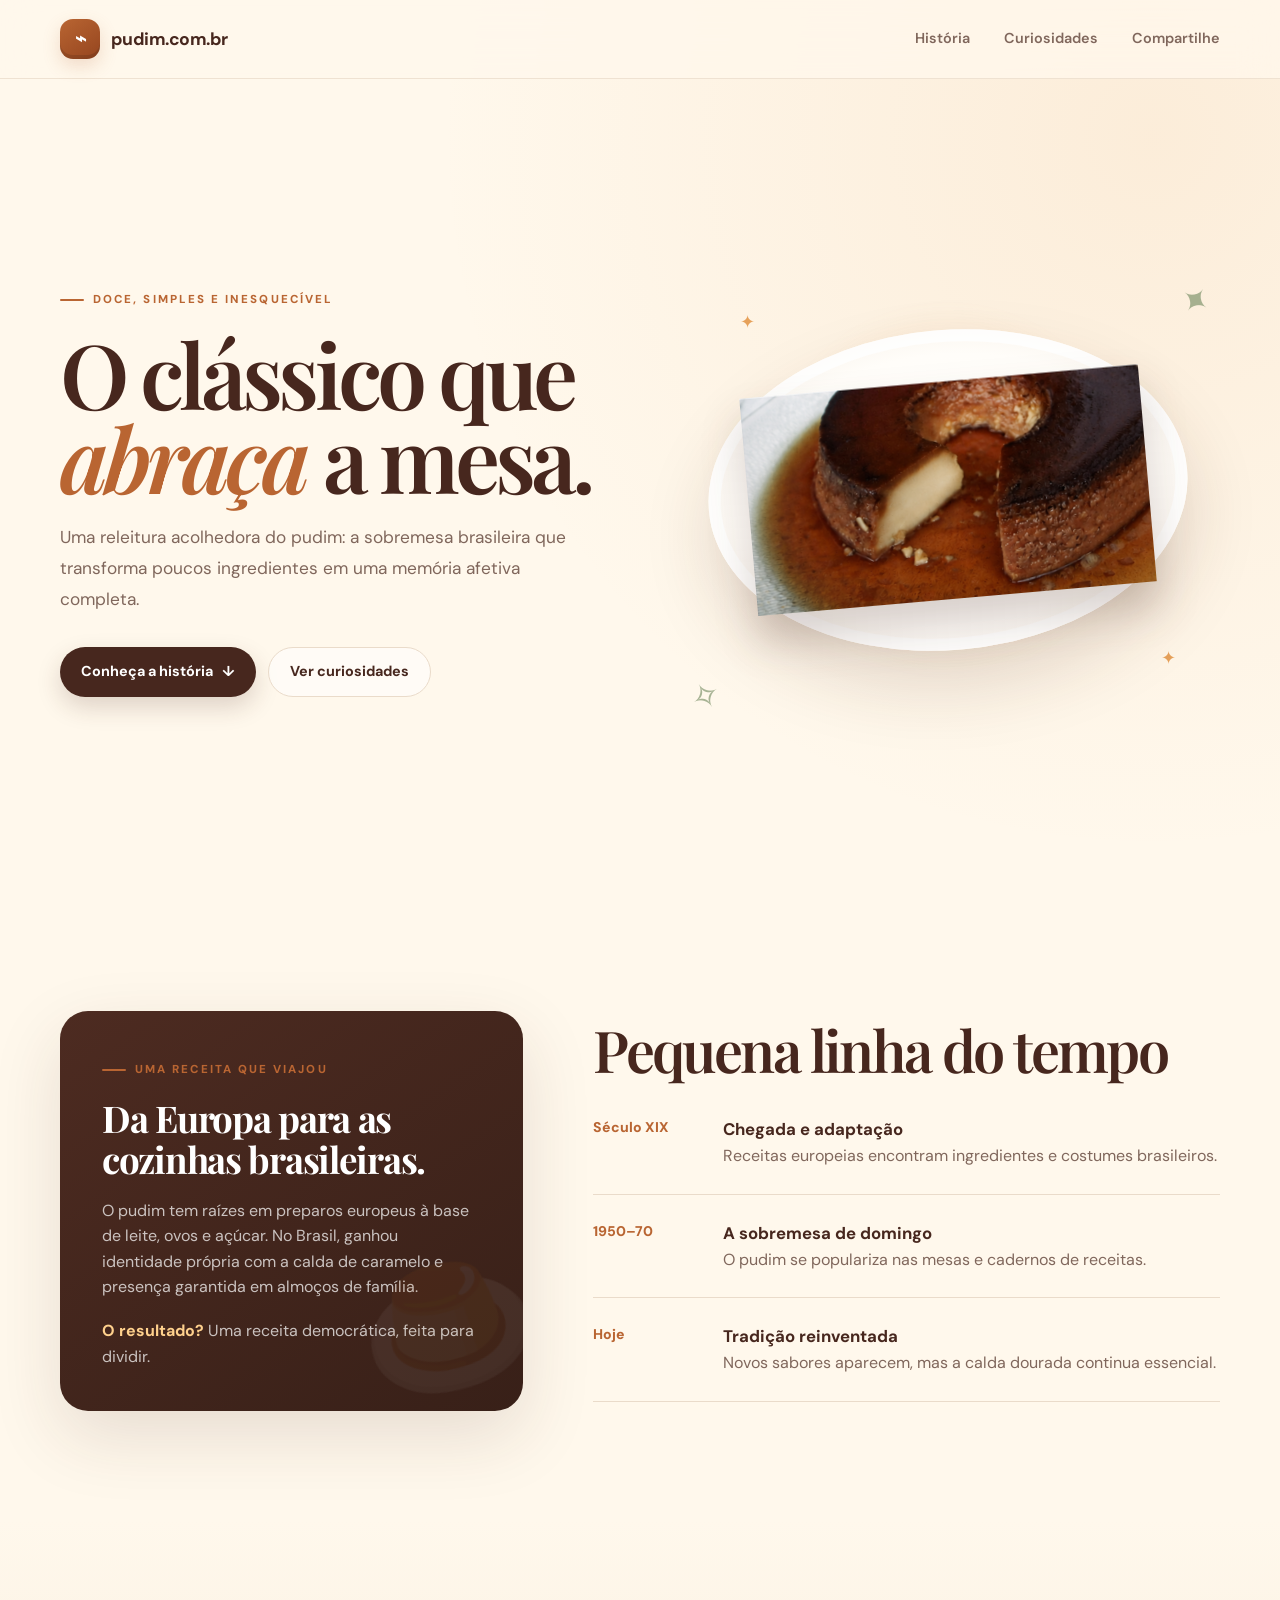
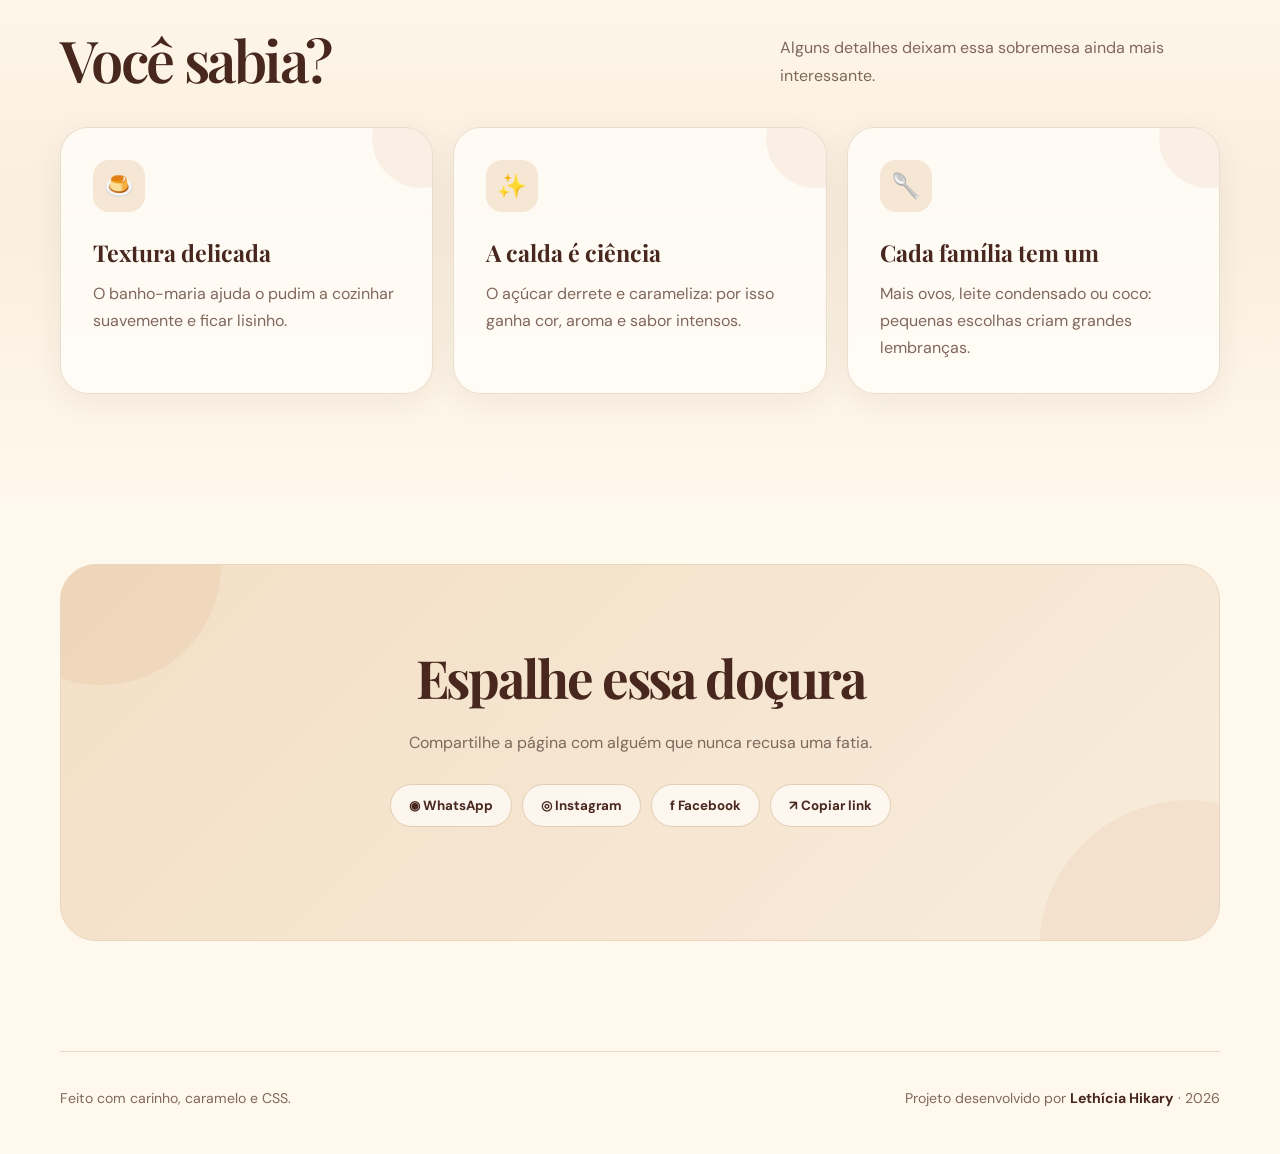
<file: index.html>
<!DOCTYPE html>
<html lang="pt-BR">
<head>
  <meta charset="UTF-8">
  <meta name="viewport" content="width=device-width, initial-scale=1.0">
  <meta name="description" content="Pudim: um clássico brasileiro apresentado de forma moderna, elegante e acolhedora.">
  <title>Pudim — O clássico brasileiro</title>

  <link rel="preconnect" href="https://fonts.googleapis.com">
  <link rel="preconnect" href="https://fonts.gstatic.com" crossorigin>
  <link href="https://fonts.googleapis.com/css2?family=DM+Sans:wght@400;500;600;700&family=Playfair+Display:wght@500;600;700&display=swap" rel="stylesheet">

  <link rel="stylesheet" href="style.css">
</head>

<body>

  <header>
    <nav class="nav container">
      <a href="#inicio" class="brand">
        <span class="brand-mark">⌁</span>
        pudim.com.br
      </a>

      <div class="links">
        <a href="#historia">História</a>
        <a href="#curiosidades">Curiosidades</a>
        <a href="#compartilhe">Compartilhe</a>
      </div>
    </nav>
  </header>

  <main id="inicio">

    <section class="hero container">

      <div class="hero-content">

        <div class="eyebrow">
          Doce, simples e inesquecível
        </div>

        <h1>
          O clássico que
          <span>abraça</span>
          a mesa.
        </h1>

        <p class="hero-description">
          Uma releitura acolhedora do pudim:
          a sobremesa brasileira que transforma
          poucos ingredientes em uma memória
          afetiva completa.
        </p>

        <div class="actions">
          <a href="#historia" class="btn primary">
            Conheça a história
            <span>↓</span>
          </a>

          <a href="#curiosidades" class="btn secondary">
            Ver curiosidades
          </a>
        </div>

      </div>

      <div class="dessert-stage">

        <div class="dessert-glow"></div>

        <span class="leaf one">✦</span>
        <span class="leaf two">✧</span>

        <span class="sparkle one">✦</span>
        <span class="sparkle two">✦</span>

        <div class="plate">
          <img src="./pudim.png"
            alt=""
            class="pudim-img"
          >
        </div>

      </div>

    </section>

    <section id="historia">

      <div class="container story">

        <div class="story-box">

          <div class="eyebrow">
            Uma receita que viajou
          </div>

          <h2>
            Da Europa para
            as cozinhas brasileiras.
          </h2>

          <p>
            O pudim tem raízes em preparos
            europeus à base de leite, ovos e açúcar.
            No Brasil, ganhou identidade própria
            com a calda de caramelo e presença
            garantida em almoços de família.
          </p>

          <p>
            <b>O resultado?</b>
            Uma receita democrática,
            feita para dividir.
          </p>

        </div>

        <div>

          <div class="section-head">
            <h2>Pequena linha do tempo</h2>
          </div>

          <div class="timeline">

            <div class="timeline-item">
              <div class="year">Século XIX</div>

              <div>
                <b>Chegada e adaptação</b>
                <br>
                <span>
                  Receitas europeias encontram
                  ingredientes e costumes brasileiros.
                </span>
              </div>
            </div>

            <div class="timeline-item">
              <div class="year">1950–70</div>

              <div>
                <b>A sobremesa de domingo</b>
                <br>
                <span>
                  O pudim se populariza nas mesas
                  e cadernos de receitas.
                </span>
              </div>
            </div>

            <div class="timeline-item">
              <div class="year">Hoje</div>

              <div>
                <b>Tradição reinventada</b>
                <br>
                <span>
                  Novos sabores aparecem, mas
                  a calda dourada continua essencial.
                </span>
              </div>
            </div>

          </div>

        </div>

      </div>

    </section>

    <section id="curiosidades">

      <div class="container">

        <div class="section-head">

          <h2>Você sabia?</h2>

          <p>
            Alguns detalhes deixam essa sobremesa
            ainda mais interessante.
          </p>

        </div>

        <div class="cards">

          <article class="card">

            <div class="icon">🍮</div>

            <h3>Textura delicada</h3>

            <p>
              O banho-maria ajuda o pudim a
              cozinhar suavemente e ficar lisinho.
            </p>

          </article>

          <article class="card">

            <div class="icon">✨</div>

            <h3>A calda é ciência</h3>

            <p>
              O açúcar derrete e carameliza:
              por isso ganha cor, aroma
              e sabor intensos.
            </p>

          </article>

          <article class="card">

            <div class="icon">🥄</div>

            <h3>Cada família tem um</h3>

            <p>
              Mais ovos, leite condensado
              ou coco: pequenas escolhas criam
              grandes lembranças.
            </p>

          </article>

        </div>

      </div>

    </section>

    <section id="compartilhe" class="share-section container">

      <div class="share">

        <div class="share-content">

          <h2>Espalhe essa doçura</h2>

          <p>
            Compartilhe a página com alguém
            que nunca recusa uma fatia.
          </p>

          <div class="socials">

            <button onclick="share('WhatsApp')">
              ◉ WhatsApp
            </button>

            <button onclick="share('Instagram')">
              ◎ Instagram
            </button>

            <button onclick="share('Facebook')">
              f Facebook
            </button>

            <button onclick="copyLink()">
              ↗ Copiar link
            </button>

          </div>

          <small id="feedback" aria-live="polite"></small>

        </div>

      </div>

    </section>

  </main>

  <footer class="container">

    <span>
      Feito com carinho, caramelo e CSS.
    </span>

    <span>
      Projeto desenvolvido por
      <strong>Lethícia Hikary</strong>
      · 2026
    </span>

  </footer>

  <script>
    function share(rede) {
      const feedback = document.querySelector("#feedback");
      feedback.textContent = "Obrigado por compartilhar no " + rede + "!";
    }

    function copyLink() {
      const feedback = document.querySelector("#feedback");

      if (navigator.clipboard) {
        navigator.clipboard.writeText(window.location.href);
        feedback.textContent = "Link copiado para a área de transferência!";
      } else {
        feedback.textContent = "Copie o endereço desta página para compartilhar.";
      }
    }
  </script>

</body>
</html>
</file>
<file: style.css>
:root {
  --cream: #fff8ec;
  --paper: #fffdf8;
  --paper-dark: #f8eee0;
  --brown: #47271e;
  --brown-light: #68453a;
  --caramel: #b96532;
  --caramel-dark: #95451f;
  --gold: #e6a15a;
  --muted: #80675c;
  --line: #eadbca;
  --white: #ffffff;
  --shadow-sm: 0 8px 30px rgba(71, 39, 30, 0.07);
  --shadow: 0 25px 70px rgba(71, 39, 30, 0.13);
  --radius: 28px;
}

* {
  margin: 0;
  padding: 0;
  box-sizing: border-box;
}

html {
  scroll-behavior: smooth;
}

body {
  background:
    radial-gradient(
      circle at 90% 5%,
      rgba(230, 161, 90, 0.13),
      transparent 25%
    ),
    var(--cream);

  color: var(--brown);
  font-family: "DM Sans", sans-serif;
  line-height: 1.6;
  overflow-x: hidden;
}

a {
  color: inherit;
  text-decoration: none;
}

button {
  font-family: inherit;
}

img {
  max-width: 100%;
  display: block;
}

.container {
  width: min(1160px, calc(100% - 48px));
  margin: auto;
}

header {
  position: sticky;
  top: 0;
  z-index: 100;
  background: rgba(255, 248, 236, 0.78);
  backdrop-filter: blur(18px);
  -webkit-backdrop-filter: blur(18px);
  border-bottom: 1px solid rgba(234, 219, 202, 0.75);
}

.nav {
  height: 78px;
  display: flex;
  align-items: center;
  justify-content: space-between;
}

.brand {
  display: flex;
  align-items: center;
  gap: 11px;
  font-weight: 700;
  font-size: 1.1rem;
  letter-spacing: -0.03em;
}

.brand-mark {
  width: 40px;
  height: 40px;
  display: grid;
  place-items: center;
  border-radius: 13px;
  background: linear-gradient(145deg, var(--caramel), var(--caramel-dark));
  color: white;
  font-size: 1.2rem;
  box-shadow:
    inset 0 -4px 0 rgba(0, 0, 0, 0.12),
    0 7px 18px rgba(185, 101, 50, 0.2);
}

.links {
  display: flex;
  align-items: center;
  gap: 34px;
  color: var(--muted);
  font-size: 0.9rem;
  font-weight: 600;
}

.links a {
  position: relative;
  transition: 0.25s ease;
}

.links a::after {
  content: "";
  position: absolute;
  left: 0;
  bottom: -7px;
  width: 0;
  height: 2px;
  border-radius: 10px;
  background: var(--caramel);
  transition: 0.25s ease;
}

.links a:hover {
  color: var(--caramel);
}

.links a:hover::after {
  width: 100%;
}

.hero {
  min-height: calc(100vh - 78px);
  display: grid;
  grid-template-columns: 1fr 1fr;
  align-items: center;
  gap: 70px;
  padding: 80px 0;
}

.eyebrow {
  display: inline-flex;
  align-items: center;
  gap: 9px;
  color: var(--caramel);
  font-size: 0.72rem;
  font-weight: 800;
  text-transform: uppercase;
  letter-spacing: 0.18em;
}

.eyebrow::before {
  content: "";
  width: 24px;
  height: 2px;
  border-radius: 20px;
  background: var(--caramel);
}

.hero h1 {
  margin: 22px 0;
  max-width: 700px;
  font-family: "Playfair Display", serif;
  font-size: clamp(3.4rem, 7vw, 6.4rem);
  line-height: 0.94;
  letter-spacing: -0.055em;
  font-weight: 600;
}

.hero h1 span {
  color: var(--caramel);
  font-style: italic;
}

.hero-description {
  max-width: 540px;
  color: var(--muted);
  font-size: 1.08rem;
  line-height: 1.8;
}

.actions {
  display: flex;
  gap: 12px;
  flex-wrap: wrap;
  margin-top: 32px;
}

.btn {
  min-height: 50px;
  display: inline-flex;
  align-items: center;
  justify-content: center;
  gap: 9px;
  padding: 0 21px;
  border-radius: 999px;
  font-size: 0.9rem;
  font-weight: 700;
  transition:
    transform 0.25s ease,
    box-shadow 0.25s ease,
    background 0.25s ease;
}

.btn:hover {
  transform: translateY(-3px);
}

.primary {
  background: var(--brown);
  color: white;
  box-shadow: 0 10px 25px rgba(71, 39, 30, 0.18);
}

.primary:hover {
  background: #351c15;
  box-shadow: 0 14px 32px rgba(71, 39, 30, 0.24);
}

.secondary {
  background: rgba(255, 255, 255, 0.55);
  border: 1px solid var(--line);
  color: var(--brown);
}

.secondary:hover {
  background: white;
}

.dessert-stage {
  min-height: 520px;
  display: grid;
  place-items: center;
  position: relative;
}

.dessert-glow {
  position: absolute;
  width: 390px;
  height: 390px;
  border-radius: 50%;
  background: radial-gradient(
    circle,
    rgba(230, 161, 90, 0.25),
    transparent 68%
  );
  filter: blur(5px);
}

.plate {
  position: relative;
  width: min(480px, 100%);
  aspect-ratio: 1.5;
  display: grid;
  place-items: center;
  border-radius: 50%;
  background: radial-gradient(
    ellipse at center,
    #ffffff 0%,
    #fffdf9 60%,
    #f1e8dc 100%
  );
  box-shadow:
    0 35px 70px rgba(71, 39, 30, 0.15),
    inset 0 0 0 12px rgba(255, 255, 255, 0.8);
  transform: rotate(-5deg);
  animation: floating 5s ease-in-out infinite;
}

.pudim-img {
  width: 90%;
  max-width: 400px;
  height: auto;
  object-fit: contain;
  filter: drop-shadow(
    0 25px 20px rgba(71, 39, 30, 0.22)
  );
  transition: transform 0.4s ease;
}

.plate:hover .pudim-img {
  transform: translateY(-10px) scale(1.03);
}

.leaf {
  position: absolute;
  color: #82966f;
  font-size: 2.2rem;
  opacity: 0.7;
}

.leaf.one {
  top: 8%;
  right: 2%;
  transform: rotate(35deg);
}

.leaf.two {
  bottom: 5%;
  left: 3%;
  transform: rotate(-30deg);
}

.sparkle {
  position: absolute;
  color: var(--gold);
  font-size: 1.1rem;
}

.sparkle.one {
  top: 15%;
  left: 12%;
}

.sparkle.two {
  bottom: 15%;
  right: 8%;
}

section {
  padding: 110px 0;
}

.section-head {
  display: flex;
  justify-content: space-between;
  align-items: end;
  gap: 30px;
  margin-bottom: 38px;
}

.section-head h2 {
  font-family: "Playfair Display", serif;
  font-size: clamp(2.3rem, 5vw, 3.6rem);
  line-height: 1;
  letter-spacing: -0.045em;
  font-weight: 600;
}

.section-head p {
  max-width: 440px;
  color: var(--muted);
  line-height: 1.7;
}

.story {
  display: grid;
  grid-template-columns: 0.85fr 1.15fr;
  gap: 70px;
  align-items: center;
}

.story-box {
  position: relative;
  overflow: hidden;
  padding: 42px;
  border-radius: var(--radius);
  background: linear-gradient(145deg, #4d2b21, #382018);
  color: white;
  box-shadow: var(--shadow);
}

.story-box::after {
  content: "🍮";
  position: absolute;
  right: -15px;
  bottom: -30px;
  font-size: 9rem;
  opacity: 0.06;
  transform: rotate(-15deg);
}

.story-box h2 {
  margin: 18px 0;
  font-family: "Playfair Display", serif;
  font-size: 2.3rem;
  line-height: 1.12;
  letter-spacing: -0.035em;
}

.story-box p {
  color: rgba(255, 255, 255, 0.72);
  margin-top: 18px;
}

.story-box b {
  color: #ffd18d;
}

.timeline {
  display: grid;
  gap: 0;
}

.timeline-item {
  display: grid;
  grid-template-columns: 105px 1fr;
  gap: 25px;
  padding: 25px 0;
  border-bottom: 1px solid var(--line);
}

.timeline-item:first-child {
  padding-top: 0;
}

.year {
  color: var(--caramel);
  font-weight: 800;
  font-size: 0.88rem;
}

.timeline-item b {
  font-size: 1.05rem;
}

.timeline-item span {
  color: var(--muted);
}

#curiosidades {
  background: linear-gradient(
    180deg,
    transparent,
    rgba(244, 230, 211, 0.5),
    transparent
  );
}

.cards {
  display: grid;
  grid-template-columns: repeat(3, 1fr);
  gap: 20px;
}

.card {
  position: relative;
  padding: 32px;
  min-height: 260px;
  background: rgba(255, 253, 248, 0.82);
  border: 1px solid rgba(234, 219, 202, 0.9);
  border-radius: var(--radius);
  box-shadow: var(--shadow-sm);
  overflow: hidden;
  transition:
    transform 0.3s ease,
    box-shadow 0.3s ease,
    border-color 0.3s ease;
}

.card::before {
  content: "";
  position: absolute;
  width: 100px;
  height: 100px;
  right: -40px;
  top: -40px;
  border-radius: 50%;
  background: rgba(185, 101, 50, 0.08);
}

.card:hover {
  transform: translateY(-8px);
  border-color: rgba(185, 101, 50, 0.35);
  box-shadow: 0 25px 50px rgba(71, 39, 30, 0.11);
}

.icon {
  width: 52px;
  height: 52px;
  display: grid;
  place-items: center;
  border-radius: 16px;
  background: #f6e7d4;
  font-size: 1.5rem;
}

.card h3 {
  margin: 22px 0 9px;
  font-family: "Playfair Display", serif;
  font-size: 1.45rem;
}

.card p {
  color: var(--muted);
  line-height: 1.7;
}

.share-section {
  padding-top: 60px;
}

.share {
  position: relative;
  overflow: hidden;
  text-align: center;
  padding: 70px 25px;
  border-radius: 36px;
  background: linear-gradient(135deg, #f3dfc5, #f8ecdc);
  border: 1px solid #ead7bf;
}

.share::before,
.share::after {
  content: "";
  position: absolute;
  border-radius: 50%;
  background: rgba(185, 101, 50, 0.07);
}

.share::before {
  width: 240px;
  height: 240px;
  top: -120px;
  left: -80px;
}

.share::after {
  width: 300px;
  height: 300px;
  right: -120px;
  bottom: -160px;
}

.share-content {
  position: relative;
  z-index: 1;
}

.share h2 {
  margin-bottom: 10px;
  font-family: "Playfair Display", serif;
  font-size: clamp(2.2rem, 5vw, 3.3rem);
  letter-spacing: -0.04em;
}

.share p {
  color: var(--muted);
}

.socials {
  display: flex;
  justify-content: center;
  flex-wrap: wrap;
  gap: 10px;
  margin-top: 28px;
}

.socials button {
  border: 1px solid #e3cdb3;
  background: rgba(255, 253, 248, 0.75);
  border-radius: 999px;
  padding: 12px 18px;
  color: var(--brown);
  font-weight: 700;
  cursor: pointer;
  transition: 0.25s ease;
}

.socials button:hover {
  transform: translateY(-3px);
  background: white;
  color: var(--caramel);
  box-shadow: 0 8px 20px rgba(71, 39, 30, 0.08);
}

#feedback {
  display: block;
  min-height: 25px;
  margin-top: 18px;
  color: var(--caramel);
  font-weight: 700;
}

footer {
  display: flex;
  justify-content: space-between;
  gap: 20px;
  padding: 35px 0 45px;
  border-top: 1px solid var(--line);
  color: var(--muted);
  font-size: 0.88rem;
}

footer strong {
  color: var(--brown);
}

@keyframes floating {
  0%,
  100% {
    transform: rotate(-5deg) translateY(0);
  }

  50% {
    transform: rotate(-5deg) translateY(-12px);
  }
}

@media (max-width: 900px) {

  .hero {
    grid-template-columns: 1fr;
    gap: 40px;
    padding-top: 70px;
  }

  .hero-content {
    text-align: center;
  }

  .hero .eyebrow {
    justify-content: center;
  }

  .hero-description {
    margin: auto;
  }

  .actions {
    justify-content: center;
  }

  .dessert-stage {
    min-height: 430px;
  }

  .story {
    grid-template-columns: 1fr;
    gap: 50px;
  }

  .cards {
    grid-template-columns: 1fr;
  }
}

@media (max-width: 650px) {
.plate {
  width: 100%;
  overflow: hidden;
}

.pudim-img {
  width: 82%;
  height: 82%;
  max-width: none;
  object-fit: contain;
}



  .hero-description {
    font-size: 1rem;
  }

  .dessert-stage {
    min-height: 330px;
  }

  .plate {
    width: 100%;
  }

  .pudim-img {
    width: 90%;
    max-width: 350px;
  }

  section {
    padding: 75px 0;
  }

  .section-head {
    display: block;
  }

  .section-head p {
    margin-top: 16px;
  }

  .story-box {
    padding: 30px;
  }

  .story-box h2 {
    font-size: 2rem;
  }

  .timeline-item {
    grid-template-columns: 80px 1fr;
    gap: 15px;
  }

  .card {
    min-height: auto;
  }

  .share {
    padding: 55px 18px;
  }

  footer {
    flex-direction: column;
    gap: 8px;
  }
}
</file>
